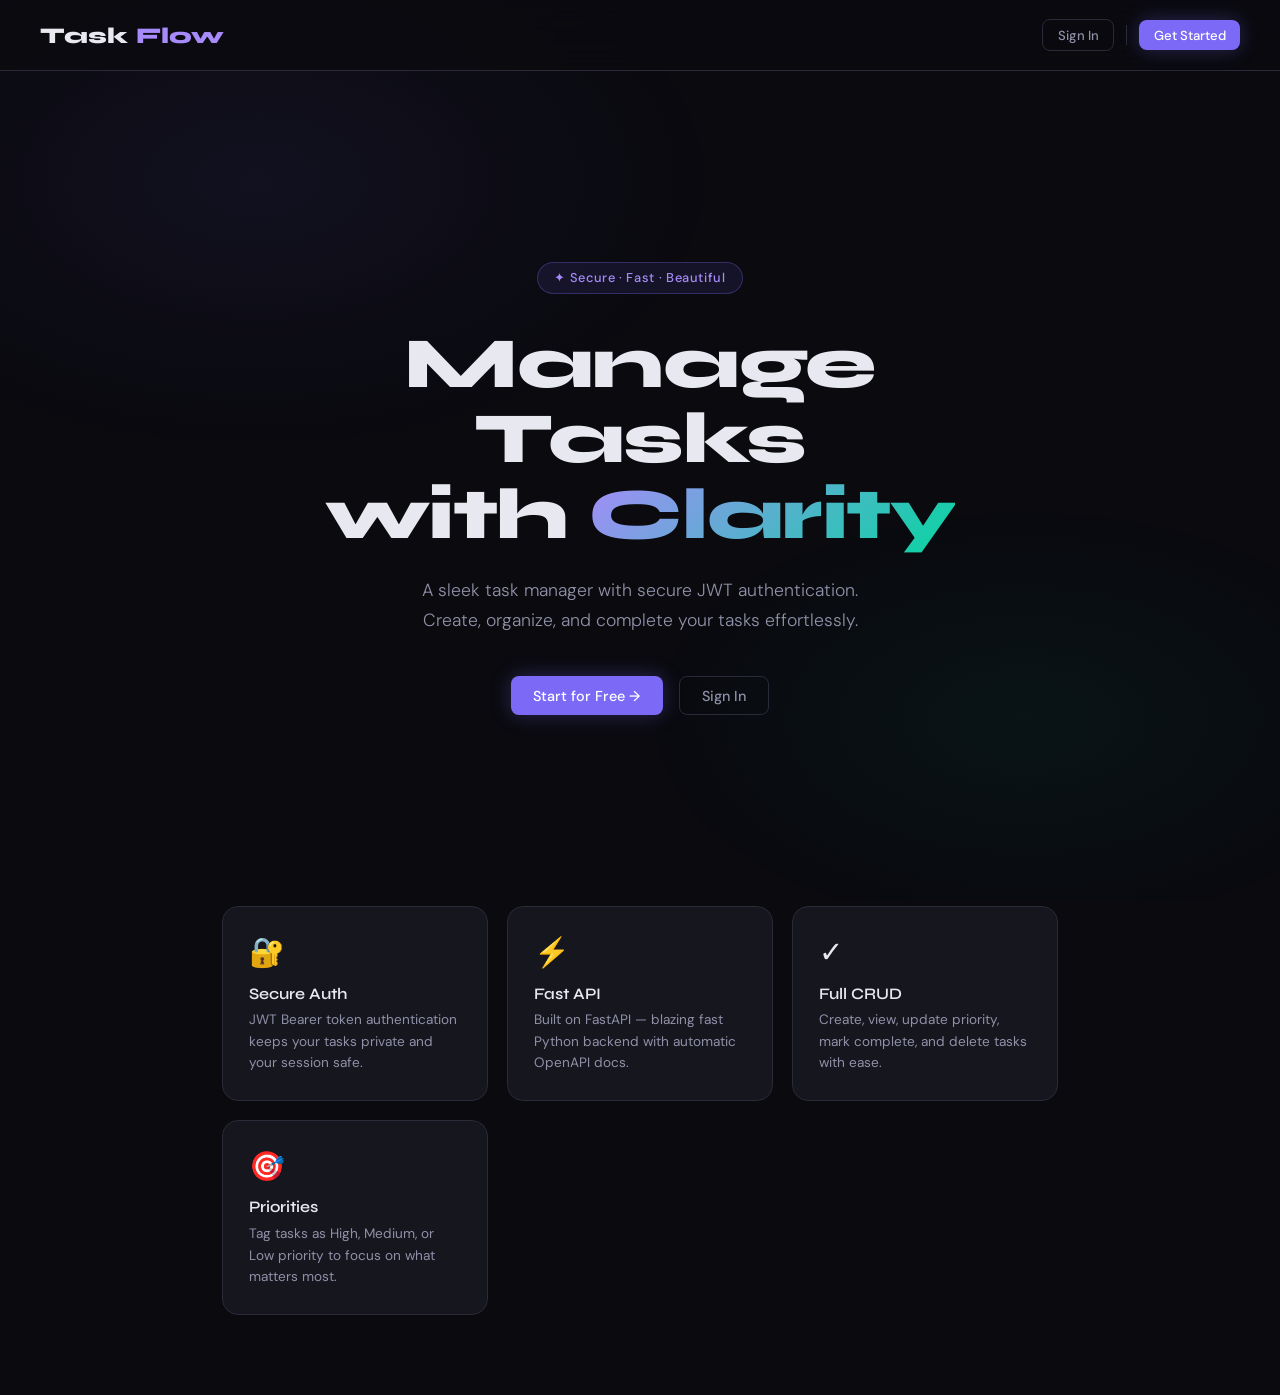
<file: templates/index.html>
<!DOCTYPE html>
<html lang="en">
<head>
  <meta charset="UTF-8">
  <meta name="viewport" content="width=device-width, initial-scale=1.0">
  <title>TaskFlow — Task Manager</title>
  <link rel="stylesheet" href="/static/styles.css">
  <style>
    .features { display: grid; grid-template-columns: repeat(auto-fit, minmax(220px, 1fr)); gap: 1.2rem; max-width: 900px; margin: 0 auto; padding: 0 2rem 5rem; }
    .feature-card { background: var(--card); border: 1px solid var(--border); border-radius: 16px; padding: 1.6rem; transition: all 0.25s; }
    .feature-card:hover { border-color: rgba(124,106,247,0.4); transform: translateY(-3px); box-shadow: 0 12px 40px rgba(0,0,0,0.3); }
    .feature-icon { font-size: 1.8rem; margin-bottom: 0.8rem; }
    .feature-card h3 { font-family: 'Syne', sans-serif; font-size: 1rem; font-weight: 600; margin-bottom: 0.4rem; }
    .feature-card p { color: var(--text2); font-size: 0.85rem; line-height: 1.6; }
    .divider { width: 1px; height: 20px; background: var(--border); }
  </style>
</head>
<body>
<div class="page">
  <nav>
    <a href="/" class="nav-logo">Task<span>Flow</span></a>
    <div class="nav-links">
      <a href="/login" class="btn btn-ghost btn-sm">Sign In</a>
      <div class="divider"></div>
      <a href="/register" class="btn btn-primary btn-sm">Get Started</a>
    </div>
  </nav>

  <section class="hero">
    <div class="hero-content">
      <div class="hero-badge">✦ Secure · Fast · Beautiful</div>
      <h1>Manage Tasks<br>with <em>Clarity</em></h1>
      <p>A sleek task manager with secure JWT authentication.<br>Create, organize, and complete your tasks effortlessly.</p>
      <div class="hero-actions">
        <a href="/register" class="btn btn-primary">Start for Free →</a>
        <a href="/login" class="btn btn-ghost">Sign In</a>
      </div>
    </div>
  </section>

  <div class="features">
    <div class="feature-card">
      <div class="feature-icon">🔐</div>
      <h3>Secure Auth</h3>
      <p>JWT Bearer token authentication keeps your tasks private and your session safe.</p>
    </div>
    <div class="feature-card">
      <div class="feature-icon">⚡</div>
      <h3>Fast API</h3>
      <p>Built on FastAPI — blazing fast Python backend with automatic OpenAPI docs.</p>
    </div>
    <div class="feature-card">
      <div class="feature-icon">✓</div>
      <h3>Full CRUD</h3>
      <p>Create, view, update priority, mark complete, and delete tasks with ease.</p>
    </div>
    <div class="feature-card">
      <div class="feature-icon">🎯</div>
      <h3>Priorities</h3>
      <p>Tag tasks as High, Medium, or Low priority to focus on what matters most.</p>
    </div>
  </div>
</div>
</body>
</html>
</file>
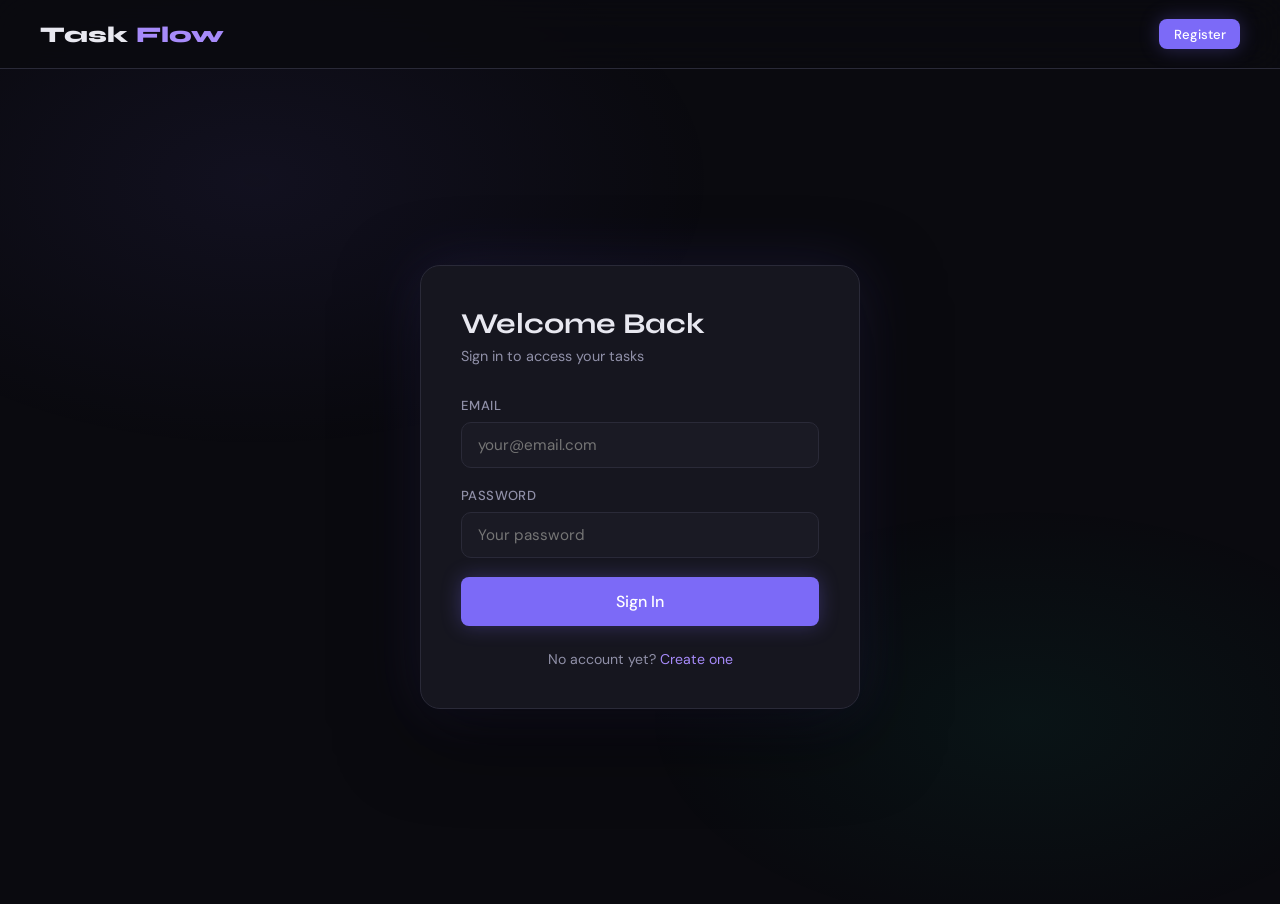
<file: templates/login.html>
<!DOCTYPE html>
<html lang="en">
<head>
  <meta charset="UTF-8">
  <meta name="viewport" content="width=device-width, initial-scale=1.0">
  <title>Login — TaskFlow</title>
  <link rel="stylesheet" href="/static/styles.css">
</head>
<body>
<div class="page">
  <nav>
    <a href="/" class="nav-logo">Task<span>Flow</span></a>
    <div class="nav-links">
      <a href="/register" class="btn btn-primary btn-sm">Register</a>
    </div>
  </nav>

  <div class="auth-container">
    <div class="auth-card">
      <h2>Welcome Back</h2>
      <p class="subtitle">Sign in to access your tasks</p>

      <div class="alert alert-error" id="errorMsg"></div>

      <div class="form-group">
  <label>Email</label>
  <input type="email" id="email" placeholder="your@email.com" autocomplete="email">
</div>

      <div class="form-group">
        <label>Password</label>
        <input type="password" id="password" placeholder="Your password" autocomplete="current-password">
      </div>

      <button class="btn btn-primary btn-block" id="loginBtn" onclick="doLogin()">
        Sign In
      </button>

      <div class="form-footer">
        No account yet? <a href="/register">Create one</a>
      </div>
    </div>
  </div>
</div>

<script>
// Redirect if already logged in
if (localStorage.getItem('token')) window.location.href = '/dashboard';

async function doLogin() {
  const btn = document.getElementById('loginBtn');
  const errEl = document.getElementById('errorMsg');
  const email = document.getElementById('email').value.trim();
  const password = document.getElementById('password').value;

  errEl.className = 'alert alert-error';

  if (!email || !password) {
    errEl.textContent = '⚠ Please enter email and password.';
    errEl.className = 'alert alert-error show';
    return;
  }

  btn.disabled = true;
  btn.innerHTML = '<span class="spinner"></span> Signing in...';

  let res, data;

  try {
    res = await fetch('/auth/login', {
      method: 'POST',
      headers: { 'Content-Type': 'application/json' },
      body: JSON.stringify({ email, password })   // <-- changed from username
    });
  } catch (e) {
    errEl.textContent = '⚠ Network error: ' + e.message;
    errEl.className = 'alert alert-error show';
    btn.disabled = false;
    btn.innerHTML = 'Sign In';
    return;
  }

  try { data = await res.json(); } catch (e) {
    errEl.textContent = '⚠ Server error (status ' + res.status + ').';
    errEl.className = 'alert alert-error show';
    btn.disabled = false;
    btn.innerHTML = 'Sign In';
    return;
  }

  if (!res.ok) {
    let msg = 'Login failed.';
    if (data.detail) {
      msg = typeof data.detail === 'string' ? data.detail
          : Array.isArray(data.detail) ? data.detail.map(e => e.msg).join(', ')
          : JSON.stringify(data.detail);
    }
    errEl.textContent = '⚠ ' + msg;
    errEl.className = 'alert alert-error show';
    btn.disabled = false;
    btn.innerHTML = 'Sign In';
    return;
  }

  localStorage.setItem('token', data.access_token);
  localStorage.setItem('username', data.username || email.split('@')[0]);
  window.location.href = '/dashboard';
}
document.addEventListener('keydown', e => { if (e.key === 'Enter') doLogin(); });
</script>
</body>
</html>
</file>
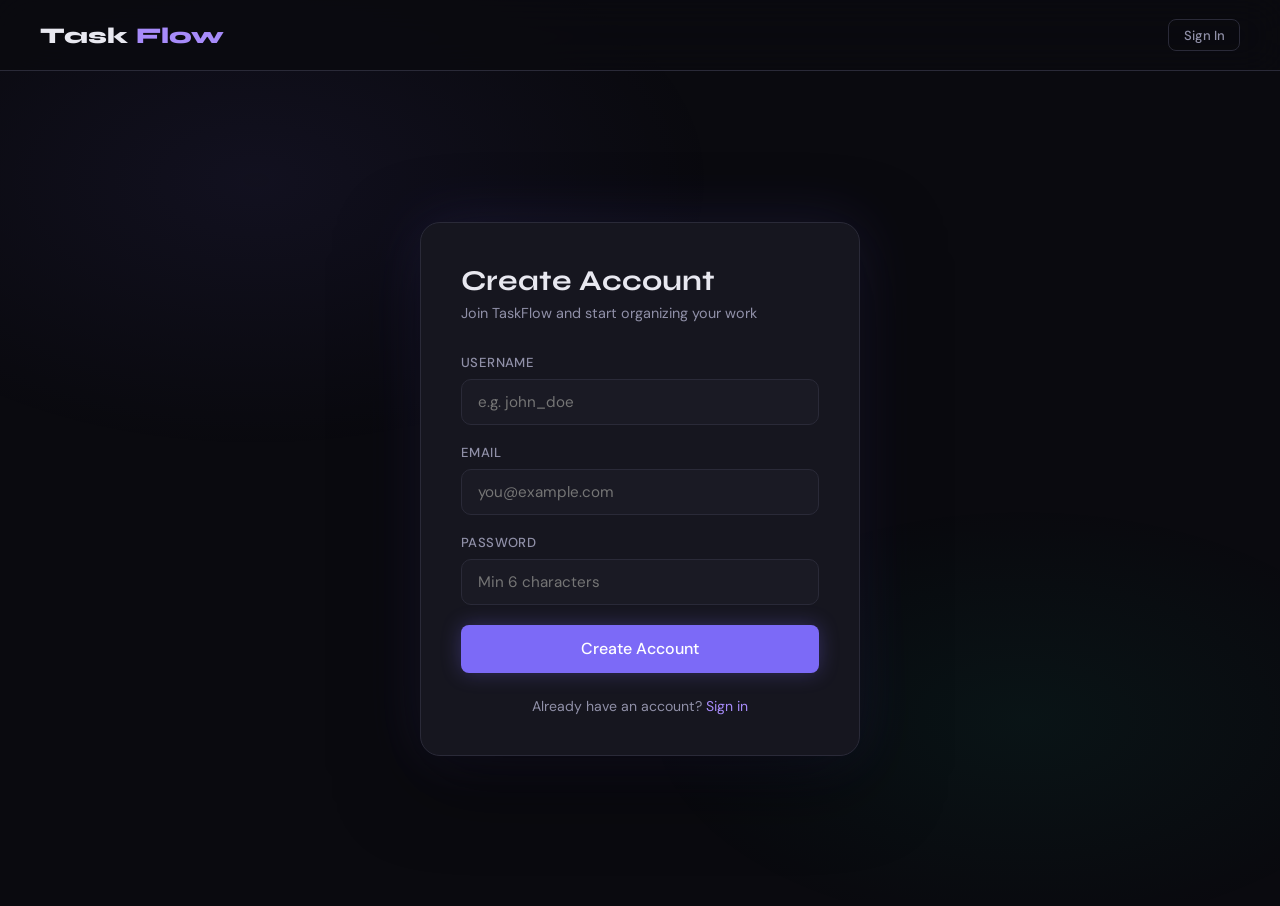
<file: templates/register.html>
<!DOCTYPE html>
<html lang="en">
<head>
  <meta charset="UTF-8">
  <meta name="viewport" content="width=device-width, initial-scale=1.0">
  <title>Register — TaskFlow</title>
  <link rel="stylesheet" href="/static/styles.css">
</head>
<body>
<div class="page">
  <nav>
    <a href="/" class="nav-logo">Task<span>Flow</span></a>
    <div class="nav-links">
      <a href="/login" class="btn btn-ghost btn-sm">Sign In</a>
    </div>
  </nav>

  <div class="auth-container">
    <div class="auth-card">
      <h2>Create Account</h2>
      <p class="subtitle">Join TaskFlow and start organizing your work</p>

      <div class="alert alert-error" id="errorMsg"></div>
      <div class="alert alert-success" id="successMsg"></div>

      <div class="form-group">
        <label>Username</label>
        <input type="text" id="username" placeholder="e.g. john_doe" autocomplete="username">
      </div>

      <div class="form-group">
        <label>Email</label>
        <input type="email" id="email" placeholder="you@example.com" autocomplete="email">
      </div>

      <div class="form-group">
        <label>Password</label>
        <input type="password" id="password" placeholder="Min 6 characters" autocomplete="new-password">
      </div>

      <button class="btn btn-primary btn-block" id="registerBtn" onclick="doRegister()">
        Create Account
      </button>

      <div class="form-footer">
        Already have an account? <a href="/login">Sign in</a>
      </div>
    </div>
  </div>
</div>

<script>
async function doRegister() {
  const btn = document.getElementById('registerBtn');
  const errEl = document.getElementById('errorMsg');
  const okEl = document.getElementById('successMsg');
  const username = document.getElementById('username').value.trim();
  const email = document.getElementById('email').value.trim();
  const password = document.getElementById('password').value;

  errEl.className = 'alert alert-error';
  okEl.className = 'alert alert-success';

  if (!username || !email || !password) {
    errEl.textContent = '⚠ Please fill in all fields.';
    errEl.className = 'alert alert-error show';
    return;
  }
  if (password.length < 6) {
    errEl.textContent = '⚠ Password must be at least 6 characters.';
    errEl.className = 'alert alert-error show';
    return;
  }

  btn.disabled = true;
  btn.innerHTML = '<span class="spinner"></span> Creating...';

  let res, data;
  try {
    res = await fetch('/auth/register', {
      method: 'POST',
      headers: { 'Content-Type': 'application/json' },
      body: JSON.stringify({ username, email, password })
    });
  } catch (e) {
    errEl.textContent = '⚠ Network error: ' + e.message;
    errEl.className = 'alert alert-error show';
    btn.disabled = false;
    btn.innerHTML = 'Create Account';
    return;
  }

  try {
    data = await res.json();
  } catch (e) {
    errEl.textContent = '⚠ Server error (status ' + res.status + '). Check terminal for details.';
    errEl.className = 'alert alert-error show';
    btn.disabled = false;
    btn.innerHTML = 'Create Account';
    return;
  }

  if (!res.ok) {
    errEl.textContent = '⚠ ' + (data.detail || 'Registration failed. Status: ' + res.status);
    errEl.className = 'alert alert-error show';
    btn.disabled = false;
    btn.innerHTML = 'Create Account';
    return;
  }

  okEl.textContent = '✓ Account created! Redirecting to login...';
  okEl.className = 'alert alert-success show';
  setTimeout(() => window.location.href = '/login', 1500);
}

document.addEventListener('keydown', e => { if (e.key === 'Enter') doRegister(); });
</script>
</body>
</html>
</file>
<file: static/styles.css>
@import url('https://fonts.googleapis.com/css2?family=Syne:wght@400;600;700;800&family=DM+Sans:ital,wght@0,300;0,400;0,500;1,300&display=swap');

:root {
  --bg: #0a0a0f;
  --bg2: #111118;
  --bg3: #1a1a24;
  --card: #16161f;
  --border: #2a2a38;
  --accent: #7c6af7;
  --accent2: #a78bfa;
  --accent3: #06d6a0;
  --danger: #f25f5c;
  --warning: #ffd166;
  --text: #e8e8f0;
  --text2: #9090a8;
  --text3: #5a5a72;
  --glow: rgba(124, 106, 247, 0.15);
  --glow2: rgba(6, 214, 160, 0.1);
}

* { margin: 0; padding: 0; box-sizing: border-box; }

body {
  font-family: 'DM Sans', sans-serif;
  background: var(--bg);
  color: var(--text);
  min-height: 100vh;
  overflow-x: hidden;
}

/* Background mesh */
body::before {
  content: '';
  position: fixed;
  inset: 0;
  background:
    radial-gradient(ellipse 60% 50% at 20% 20%, rgba(124,106,247,0.07) 0%, transparent 60%),
    radial-gradient(ellipse 50% 40% at 80% 80%, rgba(6,214,160,0.05) 0%, transparent 60%);
  pointer-events: none;
  z-index: 0;
}

.page { position: relative; z-index: 1; }

/* NAV */
nav {
  display: flex;
  align-items: center;
  justify-content: space-between;
  padding: 1.2rem 2.5rem;
  border-bottom: 1px solid var(--border);
  background: rgba(10,10,15,0.8);
  backdrop-filter: blur(20px);
  position: sticky;
  top: 0;
  z-index: 100;
}

.nav-logo {
  font-family: 'Syne', sans-serif;
  font-weight: 800;
  font-size: 1.4rem;
  color: var(--text);
  text-decoration: none;
  display: flex;
  align-items: center;
  gap: 0.5rem;
}

.nav-logo span { color: var(--accent2); }

.nav-links { display: flex; gap: 0.75rem; align-items: center; }

/* BUTTONS */
.btn {
  font-family: 'DM Sans', sans-serif;
  font-size: 0.9rem;
  font-weight: 500;
  padding: 0.6rem 1.4rem;
  border-radius: 8px;
  border: none;
  cursor: pointer;
  transition: all 0.2s ease;
  text-decoration: none;
  display: inline-flex;
  align-items: center;
  gap: 0.4rem;
}

.btn-primary {
  background: var(--accent);
  color: #fff;
  box-shadow: 0 0 20px rgba(124,106,247,0.3);
}
.btn-primary:hover {
  background: var(--accent2);
  box-shadow: 0 0 30px rgba(124,106,247,0.5);
  transform: translateY(-1px);
}

.btn-ghost {
  background: transparent;
  color: var(--text2);
  border: 1px solid var(--border);
}
.btn-ghost:hover {
  color: var(--text);
  border-color: var(--accent);
  background: var(--glow);
}

.btn-success {
  background: var(--accent3);
  color: #0a0a0f;
  font-weight: 600;
  box-shadow: 0 0 20px rgba(6,214,160,0.25);
}
.btn-success:hover {
  box-shadow: 0 0 30px rgba(6,214,160,0.4);
  transform: translateY(-1px);
  filter: brightness(1.1);
}

.btn-danger {
  background: transparent;
  color: var(--danger);
  border: 1px solid rgba(242,95,92,0.3);
  padding: 0.4rem 0.8rem;
  font-size: 0.8rem;
}
.btn-danger:hover {
  background: rgba(242,95,92,0.1);
  border-color: var(--danger);
}

.btn-sm {
  padding: 0.4rem 0.9rem;
  font-size: 0.82rem;
}

.btn:disabled {
  opacity: 0.5;
  cursor: not-allowed;
  transform: none !important;
}

/* HERO */
.hero {
  min-height: calc(100vh - 65px);
  display: flex;
  align-items: center;
  justify-content: center;
  text-align: center;
  padding: 4rem 2rem;
}

.hero-content { max-width: 680px; }

.hero-badge {
  display: inline-flex;
  align-items: center;
  gap: 0.4rem;
  background: rgba(124,106,247,0.1);
  border: 1px solid rgba(124,106,247,0.3);
  color: var(--accent2);
  padding: 0.4rem 1rem;
  border-radius: 100px;
  font-size: 0.8rem;
  font-weight: 500;
  margin-bottom: 2rem;
  letter-spacing: 0.05em;
}

.hero h1 {
  font-family: 'Syne', sans-serif;
  font-size: clamp(2.8rem, 6vw, 4.5rem);
  font-weight: 800;
  line-height: 1.05;
  margin-bottom: 1.5rem;
  letter-spacing: -0.02em;
}

.hero h1 em {
  font-style: normal;
  background: linear-gradient(135deg, var(--accent2), var(--accent3));
  -webkit-background-clip: text;
  -webkit-text-fill-color: transparent;
  background-clip: text;
}

.hero p {
  color: var(--text2);
  font-size: 1.1rem;
  line-height: 1.7;
  margin-bottom: 2.5rem;
  font-weight: 300;
}

.hero-actions { display: flex; gap: 1rem; justify-content: center; flex-wrap: wrap; }

/* AUTH PAGES */
.auth-container {
  min-height: calc(100vh - 65px);
  display: flex;
  align-items: center;
  justify-content: center;
  padding: 2rem;
}

.auth-card {
  background: var(--card);
  border: 1px solid var(--border);
  border-radius: 20px;
  padding: 2.5rem;
  width: 100%;
  max-width: 440px;
  box-shadow: 0 25px 80px rgba(0,0,0,0.5), 0 0 60px var(--glow);
}

.auth-card h2 {
  font-family: 'Syne', sans-serif;
  font-size: 1.8rem;
  font-weight: 700;
  margin-bottom: 0.4rem;
}

.auth-card p.subtitle {
  color: var(--text2);
  font-size: 0.9rem;
  margin-bottom: 2rem;
}

/* FORMS */
.form-group { margin-bottom: 1.2rem; }

.form-group label {
  display: block;
  font-size: 0.82rem;
  font-weight: 500;
  color: var(--text2);
  margin-bottom: 0.5rem;
  letter-spacing: 0.03em;
  text-transform: uppercase;
}

.form-group input,
.form-group textarea,
.form-group select {
  width: 100%;
  background: var(--bg3);
  border: 1px solid var(--border);
  border-radius: 10px;
  padding: 0.75rem 1rem;
  color: var(--text);
  font-family: 'DM Sans', sans-serif;
  font-size: 0.95rem;
  transition: all 0.2s;
  outline: none;
}

.form-group input:focus,
.form-group textarea:focus,
.form-group select:focus {
  border-color: var(--accent);
  box-shadow: 0 0 0 3px rgba(124,106,247,0.15);
}

.form-group textarea {
  resize: vertical;
  min-height: 80px;
}

.form-group select option { background: var(--bg3); }

.form-footer {
  margin-top: 1.5rem;
  text-align: center;
  color: var(--text2);
  font-size: 0.88rem;
}

.form-footer a { color: var(--accent2); text-decoration: none; }
.form-footer a:hover { text-decoration: underline; }

.btn-block { width: 100%; justify-content: center; padding: 0.85rem; font-size: 1rem; }

/* ALERTS */
.alert {
  padding: 0.8rem 1rem;
  border-radius: 10px;
  font-size: 0.88rem;
  margin-bottom: 1.2rem;
  display: none;
}
.alert.show { display: flex; align-items: center; gap: 0.5rem; }
.alert-error { background: rgba(242,95,92,0.1); border: 1px solid rgba(242,95,92,0.3); color: #f87171; }
.alert-success { background: rgba(6,214,160,0.1); border: 1px solid rgba(6,214,160,0.3); color: var(--accent3); }

/* DASHBOARD */
.dashboard {
  max-width: 1100px;
  margin: 0 auto;
  padding: 2.5rem 2rem;
}

.dash-header {
  display: flex;
  align-items: flex-start;
  justify-content: space-between;
  margin-bottom: 2.5rem;
  flex-wrap: wrap;
  gap: 1rem;
}

.dash-header h1 {
  font-family: 'Syne', sans-serif;
  font-size: 2rem;
  font-weight: 700;
}

.dash-header h1 span { color: var(--accent2); }

.dash-header p { color: var(--text2); font-size: 0.9rem; margin-top: 0.3rem; }

/* STATS */
.stats-grid {
  display: grid;
  grid-template-columns: repeat(auto-fit, minmax(160px, 1fr));
  gap: 1rem;
  margin-bottom: 2.5rem;
}

.stat-card {
  background: var(--card);
  border: 1px solid var(--border);
  border-radius: 14px;
  padding: 1.2rem 1.4rem;
  position: relative;
  overflow: hidden;
}

.stat-card::before {
  content: '';
  position: absolute;
  top: 0; left: 0; right: 0;
  height: 2px;
}

.stat-card.total::before { background: linear-gradient(90deg, var(--accent), var(--accent2)); }
.stat-card.done::before { background: linear-gradient(90deg, var(--accent3), #00b4d8); }
.stat-card.pending::before { background: linear-gradient(90deg, var(--warning), #fb923c); }

.stat-label {
  font-size: 0.75rem;
  color: var(--text3);
  letter-spacing: 0.06em;
  text-transform: uppercase;
  margin-bottom: 0.4rem;
}

.stat-value {
  font-family: 'Syne', sans-serif;
  font-size: 2rem;
  font-weight: 700;
}

/* TOKEN SECTION */
.token-section {
  background: var(--card);
  border: 1px solid var(--border);
  border-radius: 14px;
  padding: 1.2rem 1.5rem;
  margin-bottom: 2.5rem;
  display: flex;
  align-items: center;
  gap: 1rem;
  flex-wrap: wrap;
}

.token-label {
  font-size: 0.75rem;
  color: var(--text3);
  letter-spacing: 0.06em;
  text-transform: uppercase;
  white-space: nowrap;
}

.token-value {
  flex: 1;
  background: var(--bg3);
  border: 1px solid var(--border);
  border-radius: 8px;
  padding: 0.5rem 0.8rem;
  font-family: 'Courier New', monospace;
  font-size: 0.78rem;
  color: var(--accent2);
  overflow: hidden;
  text-overflow: ellipsis;
  white-space: nowrap;
  min-width: 0;
}

.token-copy {
  background: rgba(124,106,247,0.1);
  border: 1px solid rgba(124,106,247,0.3);
  color: var(--accent2);
  border-radius: 8px;
  padding: 0.5rem 0.9rem;
  font-size: 0.8rem;
  cursor: pointer;
  white-space: nowrap;
  transition: all 0.2s;
}
.token-copy:hover { background: rgba(124,106,247,0.2); }

/* ADD TASK SECTION */
.add-task-section {
  background: var(--card);
  border: 1px solid var(--border);
  border-radius: 16px;
  padding: 1.8rem;
  margin-bottom: 2.5rem;
}

.section-title {
  font-family: 'Syne', sans-serif;
  font-size: 1.1rem;
  font-weight: 600;
  margin-bottom: 1.4rem;
  display: flex;
  align-items: center;
  gap: 0.5rem;
}

.task-form-grid {
  display: grid;
  grid-template-columns: 1fr 1fr;
  gap: 1rem;
}

.task-form-grid .form-group.full { grid-column: 1 / -1; }

.task-form-actions {
  display: flex;
  justify-content: flex-end;
  margin-top: 1rem;
}

/* TASK LIST */
.tasks-section { }

.tasks-header {
  display: flex;
  align-items: center;
  justify-content: space-between;
  margin-bottom: 1.2rem;
  flex-wrap: wrap;
  gap: 0.5rem;
}

.filter-tabs {
  display: flex;
  gap: 0.4rem;
}

.filter-tab {
  padding: 0.4rem 0.9rem;
  border-radius: 8px;
  font-size: 0.82rem;
  cursor: pointer;
  border: 1px solid var(--border);
  background: transparent;
  color: var(--text2);
  transition: all 0.2s;
}

.filter-tab.active, .filter-tab:hover {
  background: var(--glow);
  border-color: var(--accent);
  color: var(--accent2);
}

.tasks-list { display: flex; flex-direction: column; gap: 0.75rem; }

.task-card {
  background: var(--card);
  border: 1px solid var(--border);
  border-radius: 14px;
  padding: 1.2rem 1.4rem;
  display: flex;
  align-items: flex-start;
  gap: 1rem;
  transition: all 0.2s;
  animation: fadeSlideIn 0.3s ease forwards;
}

@keyframes fadeSlideIn {
  from { opacity: 0; transform: translateY(10px); }
  to { opacity: 1; transform: translateY(0); }
}

.task-card:hover {
  border-color: rgba(124,106,247,0.3);
  box-shadow: 0 4px 20px rgba(0,0,0,0.3);
}

.task-card.completed { opacity: 0.55; }
.task-card.completed .task-title { text-decoration: line-through; color: var(--text3); }

.task-check {
  width: 20px;
  height: 20px;
  border-radius: 6px;
  border: 2px solid var(--border);
  cursor: pointer;
  flex-shrink: 0;
  margin-top: 2px;
  transition: all 0.2s;
  display: flex;
  align-items: center;
  justify-content: center;
  background: transparent;
}
.task-check:hover { border-color: var(--accent3); }
.task-check.checked {
  background: var(--accent3);
  border-color: var(--accent3);
  color: #0a0a0f;
}
.task-check.checked::after { content: '✓'; font-size: 12px; font-weight: 700; }

.task-body { flex: 1; min-width: 0; }

.task-title {
  font-weight: 500;
  font-size: 0.97rem;
  margin-bottom: 0.25rem;
  word-break: break-word;
}

.task-desc {
  color: var(--text2);
  font-size: 0.84rem;
  line-height: 1.5;
}

.task-meta {
  display: flex;
  align-items: center;
  gap: 0.6rem;
  margin-top: 0.6rem;
  flex-wrap: wrap;
}

.priority-badge {
  font-size: 0.72rem;
  padding: 0.2rem 0.6rem;
  border-radius: 100px;
  font-weight: 500;
  letter-spacing: 0.04em;
}
.priority-high { background: rgba(242,95,92,0.15); color: #f87171; border: 1px solid rgba(242,95,92,0.3); }
.priority-medium { background: rgba(255,209,102,0.15); color: var(--warning); border: 1px solid rgba(255,209,102,0.3); }
.priority-low { background: rgba(6,214,160,0.15); color: var(--accent3); border: 1px solid rgba(6,214,160,0.3); }

.task-date {
  font-size: 0.75rem;
  color: var(--text3);
}

.task-actions { display: flex; gap: 0.4rem; flex-shrink: 0; }

/* EMPTY STATE */
.empty-state {
  text-align: center;
  padding: 4rem 2rem;
  color: var(--text3);
}
.empty-state .icon { font-size: 3rem; margin-bottom: 1rem; opacity: 0.4; }
.empty-state p { font-size: 0.9rem; }

/* LOADING */
.spinner {
  width: 18px; height: 18px;
  border: 2px solid transparent;
  border-top-color: currentColor;
  border-radius: 50%;
  animation: spin 0.7s linear infinite;
  display: inline-block;
}
@keyframes spin { to { transform: rotate(360deg); } }

/* MODAL */
.modal-overlay {
  position: fixed;
  inset: 0;
  background: rgba(0,0,0,0.7);
  backdrop-filter: blur(4px);
  z-index: 200;
  display: none;
  align-items: center;
  justify-content: center;
  padding: 2rem;
}
.modal-overlay.show { display: flex; }

.modal {
  background: var(--card);
  border: 1px solid var(--border);
  border-radius: 20px;
  padding: 2rem;
  width: 100%;
  max-width: 460px;
  box-shadow: 0 40px 100px rgba(0,0,0,0.6);
  animation: modalIn 0.25s ease;
}
@keyframes modalIn {
  from { opacity: 0; transform: scale(0.95) translateY(10px); }
  to { opacity: 1; transform: scale(1) translateY(0); }
}

.modal-header {
  display: flex;
  align-items: center;
  justify-content: space-between;
  margin-bottom: 1.5rem;
}
.modal-header h3 { font-family: 'Syne', sans-serif; font-weight: 600; }
.modal-close {
  background: none;
  border: none;
  color: var(--text3);
  font-size: 1.2rem;
  cursor: pointer;
  padding: 0.2rem;
  transition: color 0.2s;
}
.modal-close:hover { color: var(--text); }

/* TOAST */
.toast-container {
  position: fixed;
  bottom: 2rem;
  right: 2rem;
  z-index: 300;
  display: flex;
  flex-direction: column;
  gap: 0.6rem;
}

.toast {
  background: var(--card);
  border: 1px solid var(--border);
  border-radius: 12px;
  padding: 0.9rem 1.2rem;
  font-size: 0.88rem;
  display: flex;
  align-items: center;
  gap: 0.6rem;
  box-shadow: 0 10px 40px rgba(0,0,0,0.5);
  animation: toastIn 0.3s ease;
  max-width: 320px;
}
@keyframes toastIn {
  from { opacity: 0; transform: translateX(20px); }
  to { opacity: 1; transform: translateX(0); }
}
.toast.success { border-left: 3px solid var(--accent3); }
.toast.error { border-left: 3px solid var(--danger); }
.toast.info { border-left: 3px solid var(--accent); }

@media (max-width: 640px) {
  nav { padding: 1rem 1.2rem; }
  .dashboard { padding: 1.5rem 1rem; }
  .task-form-grid { grid-template-columns: 1fr; }
  .token-section { flex-direction: column; align-items: flex-start; }
}
</file>
